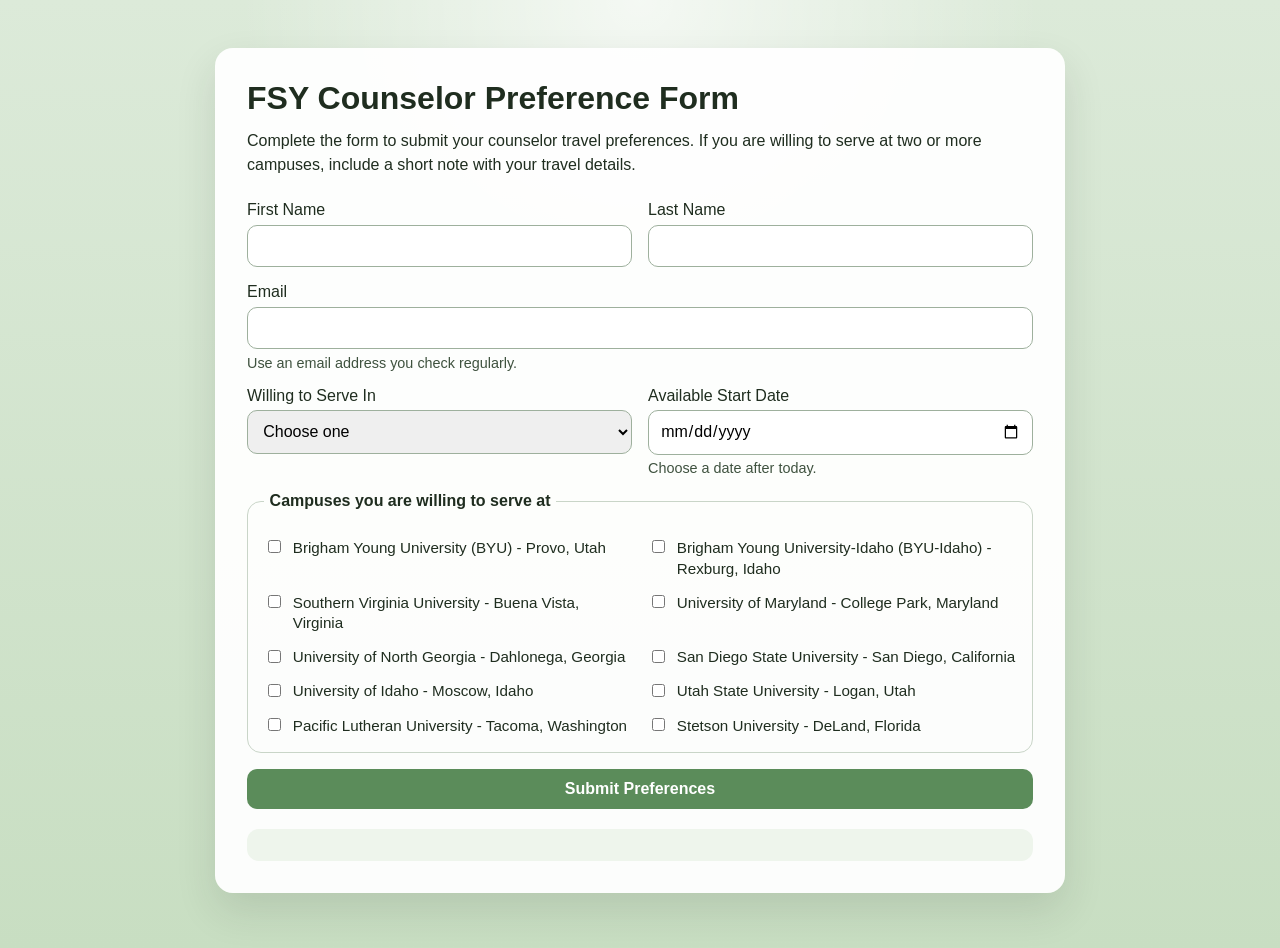
<file: docs/index.html>
<!DOCTYPE html>
<html lang="en">
  <head>
    <meta charset="UTF-8">
    <meta http-equiv="refresh" content="0; url=ponder/form.html">
    <meta name="viewport" content="width=device-width, initial-scale=1.0">
    <title>Redirecting to Form</title>
    <link rel="canonical" href="ponder/form.html">
  </head>
  <body>
    <p>Redirecting to the ponder form. If you are not redirected, <a href="ponder/form.html">open the form page</a>.</p>
  </body>
</html>
</file>
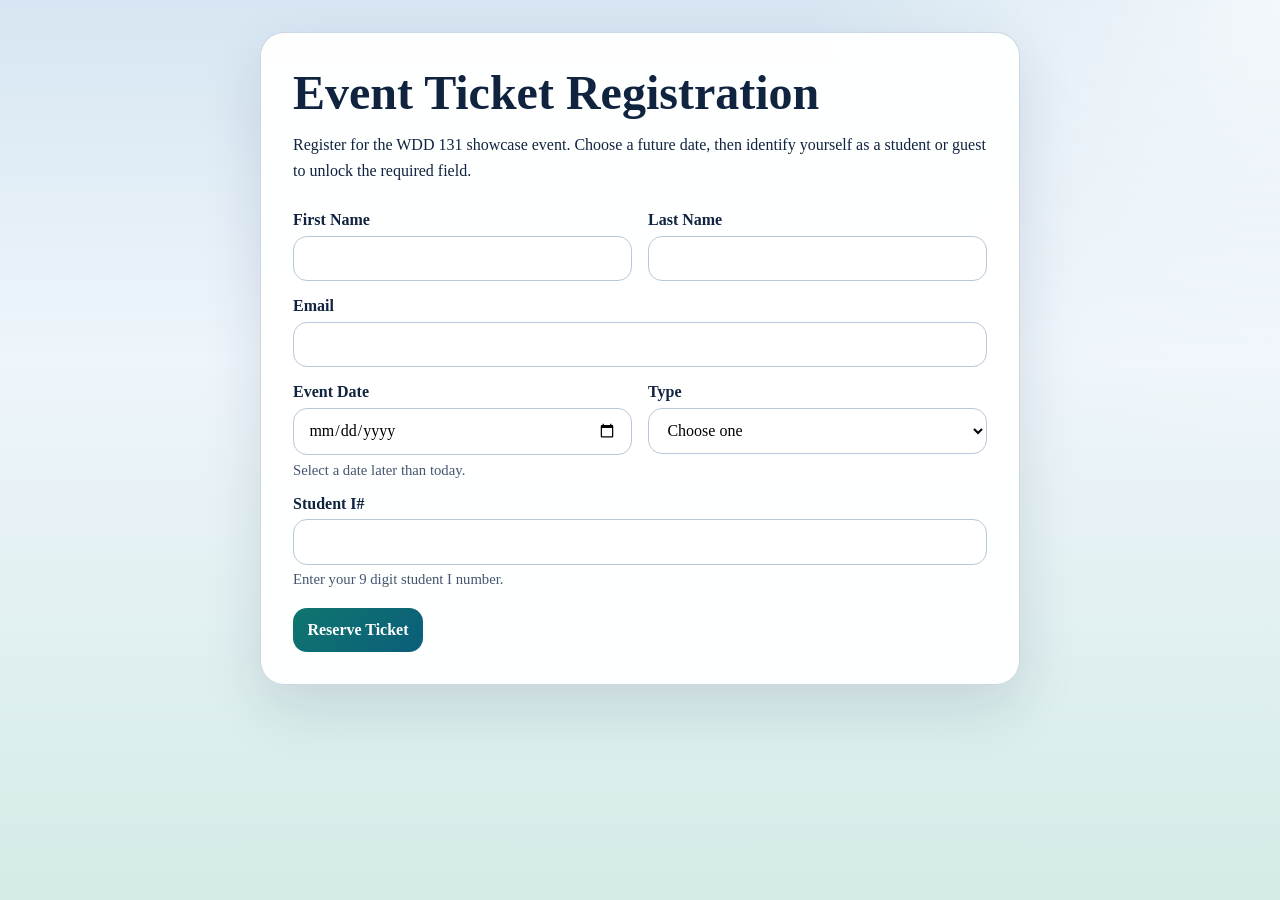
<file: eventform/index.html>
<!DOCTYPE html>
<html lang="en">
  <head>
    <meta charset="UTF-8">
    <meta name="viewport" content="width=device-width, initial-scale=1.0">
    <title>Event Ticket Form</title>
    <meta
      name="description"
      content="Event ticket registration form with conditional student and guest validation."
    >
    <meta name="author" content="Garrett Christensen">
    <link rel="icon" type="image/svg+xml" href="favicon.svg">
    <link rel="stylesheet" href="styles.css">
    <script src="eventform.js" defer></script>
  </head>
  <body>
    <main class="page">
      <section class="card">
        <h1>Event Ticket Registration</h1>
        <p class="intro">
          Register for the WDD 131 showcase event. Choose a future date, then
          identify yourself as a student or guest to unlock the required field.
        </p>

        <form id="eventForm" novalidate>
          <div class="field-grid">
            <div class="field">
              <label for="firstName">First Name</label>
              <input id="firstName" name="firstName" type="text" autocomplete="given-name" required>
            </div>

            <div class="field">
              <label for="lastName">Last Name</label>
              <input id="lastName" name="lastName" type="text" autocomplete="family-name" required>
            </div>

            <div class="field field-full">
              <label for="email">Email</label>
              <input id="email" name="email" type="email" autocomplete="email" required>
            </div>

            <div class="field">
              <label for="eventDate">Event Date</label>
              <input id="eventDate" name="eventDate" type="date" required>
              <p class="helper">Select a date later than today.</p>
            </div>

            <div class="field">
              <label for="attendeeType">Type</label>
              <select id="attendeeType" name="attendeeType" aria-controls="typeDetails" required>
                <option value="">Choose one</option>
                <option value="student">Student</option>
                <option value="guest">Guest</option>
              </select>
            </div>

            <div id="typeDetails" class="field field-full" hidden>
              <label for="typeInput" id="typeLabel">Student I#</label>
              <input id="typeInput" name="typeInput" type="text" inputmode="numeric">
              <p id="typeHelper" class="helper">Enter your 9 digit student I number.</p>
            </div>
          </div>

          <button type="submit">Reserve Ticket</button>
        </form>

        <section id="messages" class="messages" aria-live="polite" tabindex="-1"></section>
        <section id="ticket" class="ticket" aria-live="polite"></section>
      </section>
    </main>
  </body>
</html>
</file>
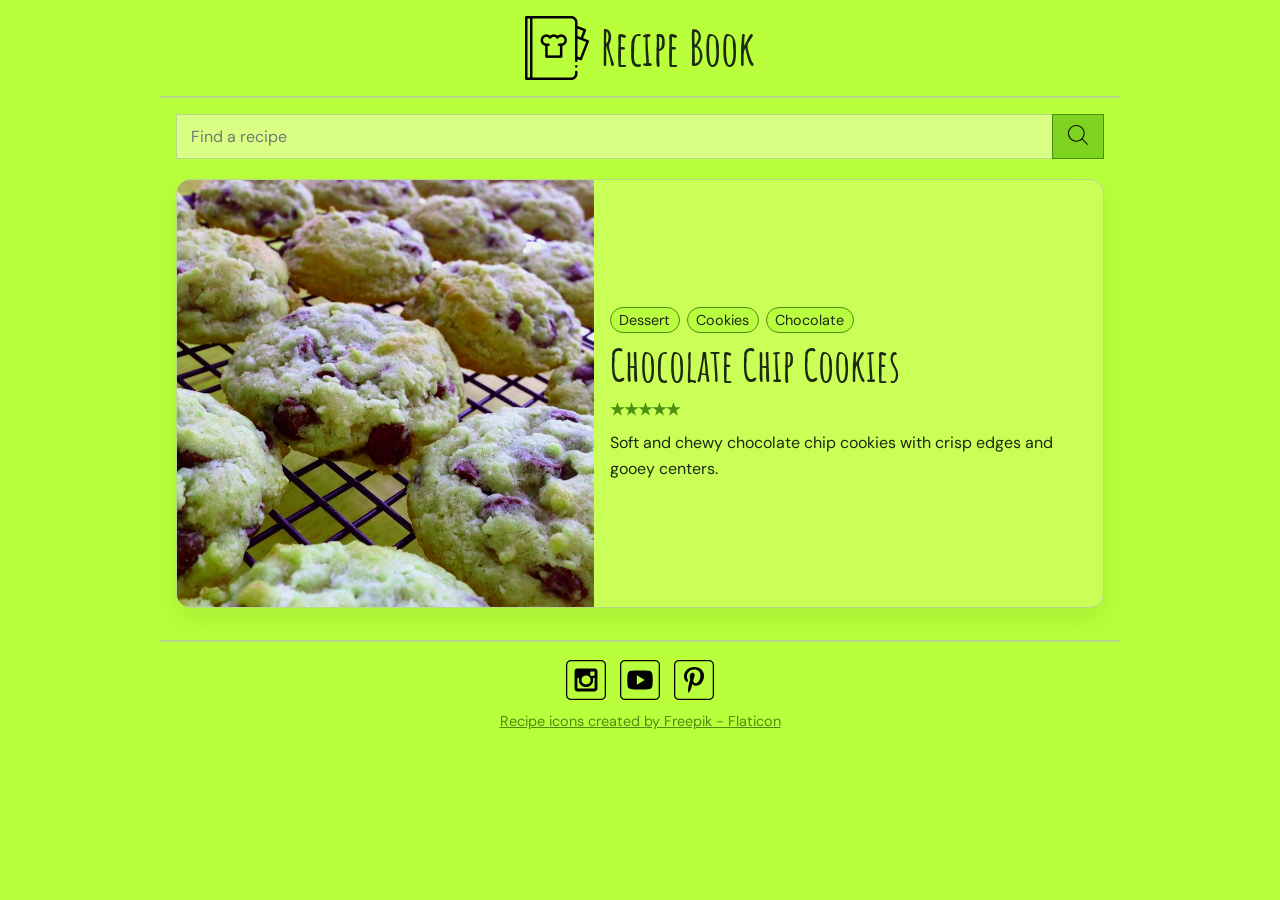
<file: docs/recipes/index.html>
<!DOCTYPE html>
<html lang="en">
<head>
  <meta charset="UTF-8">
  <meta name="viewport" content="width=device-width, initial-scale=1.0">
  <title>Recipe Book</title>
  <meta name="description" content="Browse and search a recipe collection.">

  <!-- Open Graph (Facebook, LinkedIn, etc.) -->
  <meta property="og:type" content="website">
  <meta property="og:title" content="Recipe Book">
  <meta property="og:description" content="Browse and search a recipe collection.">
  <meta property="og:url" content="https://vekhunter.github.io/wdd131/recipes/">
  <meta property="og:image" content="images/apple-crisp.jpg">

  <!-- X Card -->
  <meta name="twitter:card" content="summary_large_image">
  <meta name="twitter:title" content="Recipe Book">
  <meta name="twitter:description" content="Browse and search a recipe collection.">
  <meta name="twitter:image" content="images/apple-crisp.jpg">

  <link rel="icon" href="images/recipe-book.png">
  <link rel="apple-touch-icon" href="images/apple-touch-icon.png">

  <link rel="preconnect" href="https://fonts.googleapis.com">
  <link rel="preconnect" href="https://fonts.gstatic.com" crossorigin>
  <link href="https://fonts.googleapis.com/css2?family=Amatic+SC:wght@700&family=DM+Sans:wght@400;500;700&display=swap" rel="stylesheet">
  <link rel="stylesheet" href="styles.css?v=2">
</head>
<body>
  <header class="site-header">
    <div class="logo-row">
      <img src="images/recipe-book.png" alt="Recipe book logo" class="site-logo" width="64" height="64">
      <h1>Recipe Book</h1>
    </div>
  </header>

  <main>
    <form class="search" action="#" method="get" role="search" id="searchForm">
      <label for="recipeSearch" class="visually-hidden">Search recipes</label>
      <input id="recipeSearch" name="q" type="search" placeholder="Find a recipe" aria-label="Find a recipe">
      <button type="submit" aria-label="Search">
        <img src="images/search.svg" alt="" width="20" height="20">
      </button>
    </form>

    <div id="recipeList" class="recipe-list" aria-live="polite"></div>
  </main>

  <footer>
    <div class="social">
      <!-- Social media icons provided under CC from https://www.iconfinder.com/AlfredoCreates -->
      <a href="#" aria-label="Instagram"><img src="images/instagram_icon.svg" alt="Instagram icon" width="40" height="40"></a>
      <a href="#" aria-label="YouTube"><img src="images/youtube_icon.svg" alt="YouTube icon" width="40" height="40"></a>
      <a href="#" aria-label="Pinterest"><img src="images/pinterest_icon.svg" alt="Pinterest icon" width="40" height="40"></a>
    </div>
    <a href="https://www.flaticon.com/free-icons/recipe" title="recipe icons">Recipe icons created by Freepik - Flaticon</a>
  </footer>
  <script src="script.js"></script>
</body>
</html>
</file>
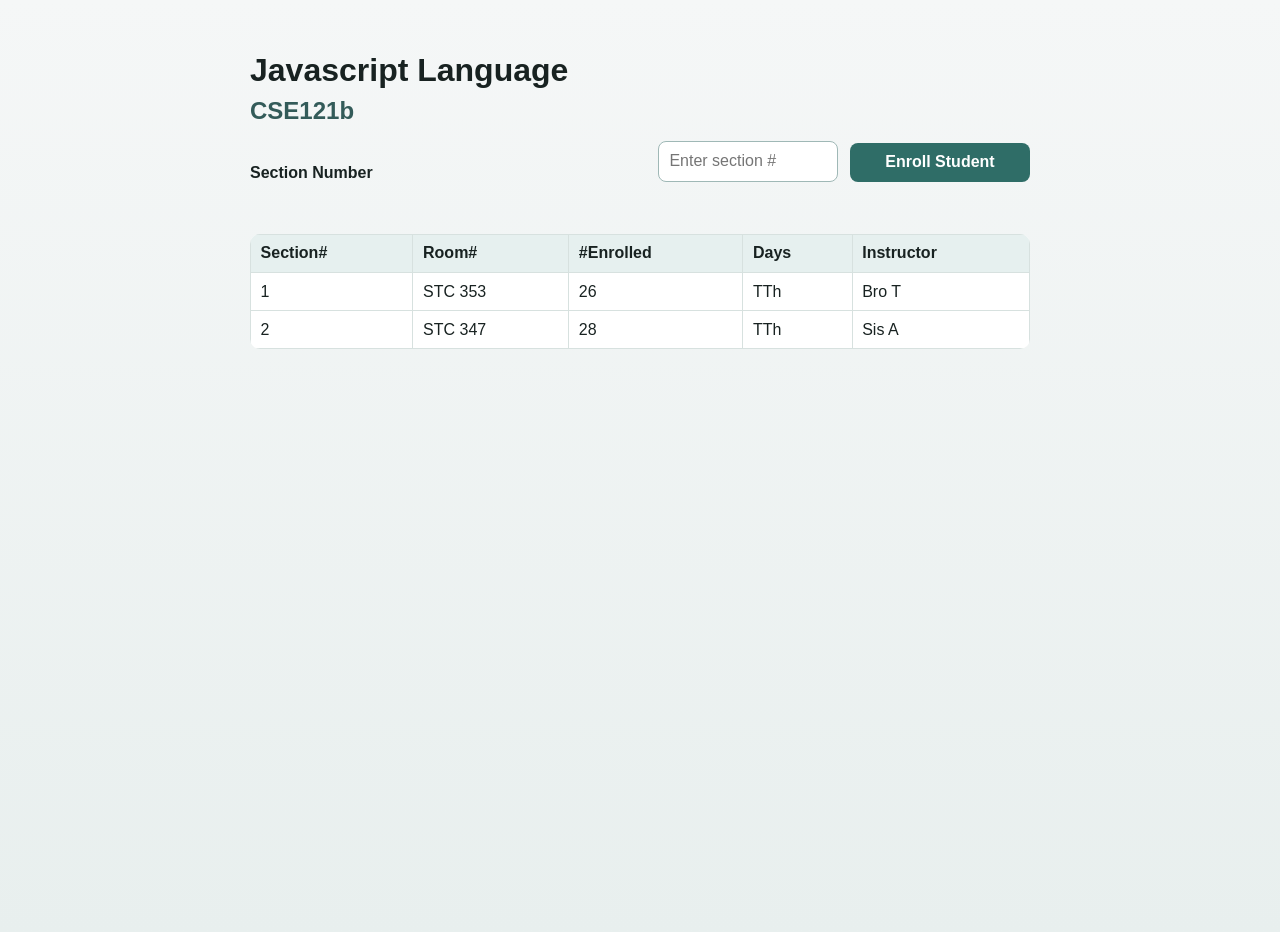
<file: ponder/courses.html>
<!DOCTYPE html>
<html lang="en">
  <head>
    <meta charset="UTF-8">
    <meta name="viewport" content="width=device-width, initial-scale=1.0">
    <title>WDD 131 Ponder - Objects</title>
    <meta name="description" content="Week 8 ponder assignment for JavaScript objects and methods.">
    <meta name="author" content="Garrett Christensen">
    <link rel="icon" type="image/svg+xml" href="favicon.svg">
    <link rel="stylesheet" href="courses.css">
    <script src="courses.js" defer></script>
  </head>
  <body>
    <main class="wrapper">
      <h1 id="courseName"></h1>
      <h2 id="courseCode"></h2>

      <div class="enroll-controls">
        <label for="sectionNumber">Section Number</label>
        <input id="sectionNumber" type="number" min="1" step="1" placeholder="Enter section #">
        <button id="enrollStudent" type="button">Enroll Student</button>
      </div>
      <p id="enrollStatus" aria-live="polite"></p>

      <table>
        <thead>
          <tr>
            <th>Section#</th>
            <th>Room#</th>
            <th>#Enrolled</th>
            <th>Days</th>
            <th>Instructor</th>
          </tr>
        </thead>
        <tbody id="sections"></tbody>
      </table>
    </main>
  </body>
</html>
</file>
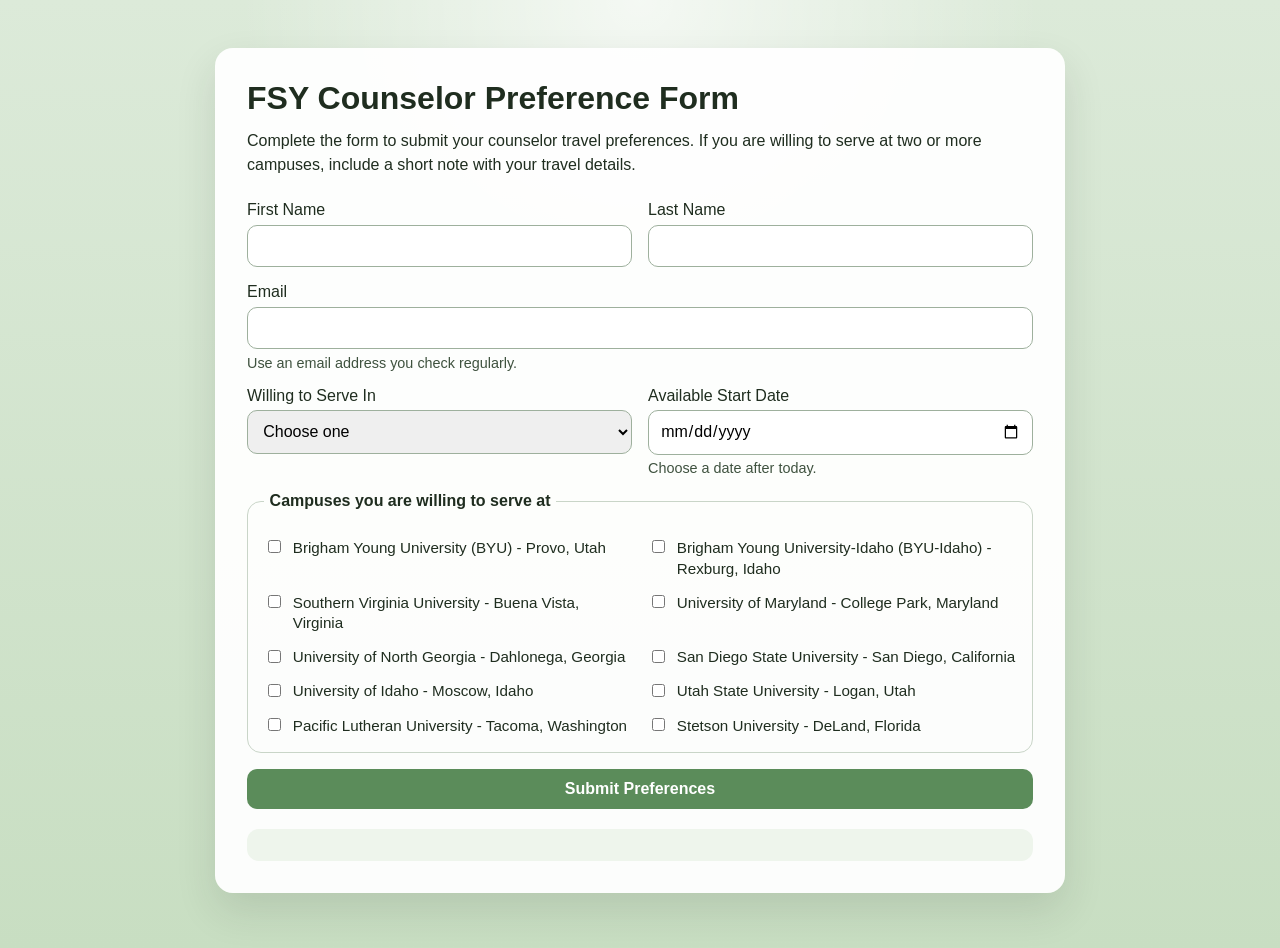
<file: ponder/form.html>
<!DOCTYPE html>
<html lang="en">
  <head>
    <meta charset="UTF-8">
    <meta name="viewport" content="width=device-width, initial-scale=1.0">
    <title>FSY Counselor Preference Form</title>
    <meta
      name="description"
      content="Week 7 ponder form with conditional inputs, validation, and favicon support."
    >
    <meta name="author" content="Garrett Christensen">
    <link rel="icon" type="image/svg+xml" href="favicon.svg">
    <link rel="stylesheet" href="form.css">
    <script src="form.js" defer></script>
  </head>
  <body>
    <main class="wrapper">
      <h1>FSY Counselor Preference Form</h1>
      <p class="intro">
        Complete the form to submit your counselor travel preferences. If you are
        willing to serve at two or more campuses, include a short note with your
        travel details.
      </p>

      <form id="fsyForm" novalidate>
        <div class="field">
          <label for="firstName">First Name</label>
          <input id="firstName" name="firstName" type="text" required>
        </div>

        <div class="field">
          <label for="lastName">Last Name</label>
          <input id="lastName" name="lastName" type="text" required>
        </div>

        <div class="field full">
          <label for="email">Email</label>
          <input id="email" name="email" type="email" autocomplete="email" required>
          <p class="helper">Use an email address you check regularly.</p>
        </div>

        <div class="field">
          <label for="travelRange">Willing to Serve In</label>
          <select id="travelRange" name="travelRange" aria-controls="notesContainer" required>
            <option value="">Choose one</option>
            <option value="one">One campus</option>
            <option value="many">Two or more campuses</option>
          </select>
        </div>

        <div class="field">
          <label for="availableDate">Available Start Date</label>
          <input id="availableDate" name="availableDate" type="date" required>
          <p class="helper">Choose a date after today.</p>
        </div>

        <fieldset class="full campus-group">
          <legend>Campuses you are willing to serve at</legend>
          <div class="campus-grid">
            <label><input type="checkbox" name="campus" value="BYU - Provo, Utah"> Brigham Young University (BYU) - Provo, Utah</label>
            <label><input type="checkbox" name="campus" value="BYU-Idaho - Rexburg, Idaho"> Brigham Young University-Idaho (BYU-Idaho) - Rexburg, Idaho</label>
            <label><input type="checkbox" name="campus" value="Southern Virginia University - Buena Vista, Virginia"> Southern Virginia University - Buena Vista, Virginia</label>
            <label><input type="checkbox" name="campus" value="University of Maryland - College Park, Maryland"> University of Maryland - College Park, Maryland</label>
            <label><input type="checkbox" name="campus" value="University of North Georgia - Dahlonega, Georgia"> University of North Georgia - Dahlonega, Georgia</label>
            <label><input type="checkbox" name="campus" value="San Diego State University - San Diego, California"> San Diego State University - San Diego, California</label>
            <label><input type="checkbox" name="campus" value="University of Idaho - Moscow, Idaho"> University of Idaho - Moscow, Idaho</label>
            <label><input type="checkbox" name="campus" value="Utah State University - Logan, Utah"> Utah State University - Logan, Utah</label>
            <label><input type="checkbox" name="campus" value="Pacific Lutheran University - Tacoma, Washington"> Pacific Lutheran University - Tacoma, Washington</label>
            <label><input type="checkbox" name="campus" value="Stetson University - DeLand, Florida"> Stetson University - DeLand, Florida</label>
          </div>
        </fieldset>

        <div id="notesContainer" class="field full" hidden>
          <label for="notes">Travel Notes</label>
          <p class="helper">Briefly explain your travel flexibility or limits.</p>
          <input id="notes" name="notes" type="text">
        </div>

        <button class="full" type="submit">Submit Preferences</button>
      </form>

      <section id="output" aria-live="polite" tabindex="-1"></section>
    </main>
  </body>
</html>
</file>
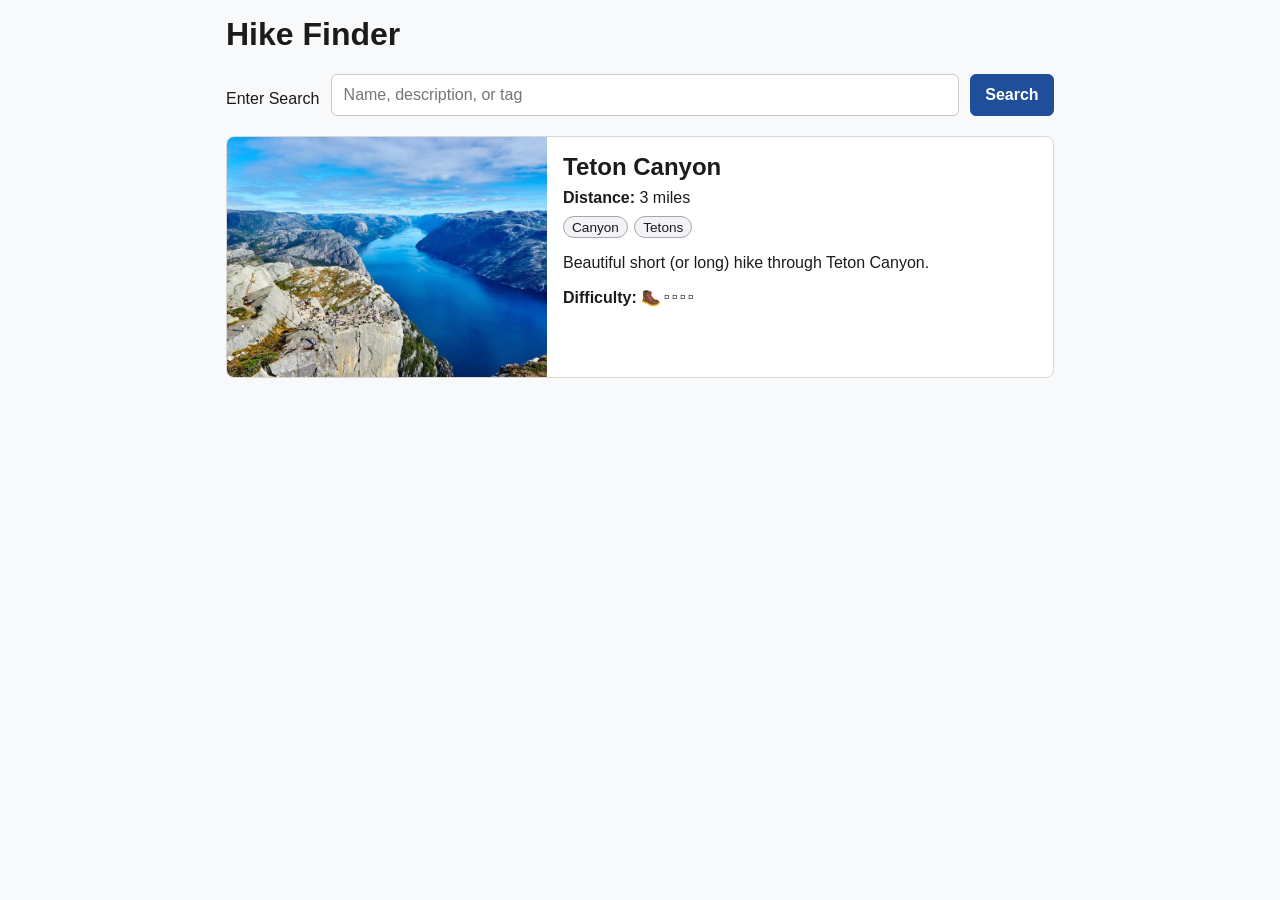
<file: docs/ponder/sortfilter.html>
<!DOCTYPE html>
<html lang="en">
  <head>
    <meta charset="UTF-8">
    <meta name="viewport" content="width=device-width, initial-scale=1.0">
    <title>WDD 131 Ponder - Sorting and Filtering</title>
    <meta name="description" content="Week 10 ponder assignment for sorting and filtering hikes.">
    <meta name="author" content="Garrett Christensen">
    <link rel="icon" type="image/svg+xml" href="favicon.svg">
    <link rel="stylesheet" href="sortfilter.css">
    <script src="sortfilter.js" defer></script>
  </head>
  <body>
    <main class="wrapper">
      <h1>Hike Finder</h1>

      <div class="search-row">
        <label for="search">Enter Search</label>
        <input id="search" type="text" placeholder="Name, description, or tag">
        <button id="searchButton" type="button">Search</button>
      </div>

      <div id="hike-container" aria-live="polite"></div>
    </main>
  </body>
</html>
</file>
<file: eventform/styles.css>
* {
  box-sizing: border-box;
}

:root {
  --ink: #10233f;
  --accent: #0f766e;
  --accent-dark: #115e59;
  --surface: rgba(255, 255, 255, 0.96);
  --line: #b8c7d9;
  --error-bg: #fbe4e6;
  --error-text: #8a1c2c;
  --success-bg: #e5f7ef;
  --success-text: #13663f;
}

body {
  margin: 0;
  min-height: 100vh;
  font-family: Georgia, "Times New Roman", serif;
  color: var(--ink);
  background:
    radial-gradient(circle at top right, rgba(255, 255, 255, 0.7), transparent 30%),
    linear-gradient(180deg, #d6e6f2 0%, #eef5fb 40%, #d4ebe7 100%);
}

.page {
  padding: 2rem 1rem 3rem;
}

.card {
  max-width: 760px;
  margin: 0 auto;
  padding: 2rem;
  background: var(--surface);
  border: 1px solid rgba(184, 199, 217, 0.7);
  border-radius: 24px;
  box-shadow: 0 24px 60px rgba(16, 35, 63, 0.12);
}

h1 {
  margin: 0;
  font-size: clamp(2rem, 4vw, 3rem);
}

.intro {
  margin: 0.75rem 0 1.75rem;
  line-height: 1.6;
}

.field-grid {
  display: grid;
  grid-template-columns: repeat(2, minmax(0, 1fr));
  gap: 1rem;
}

.field {
  display: flex;
  flex-direction: column;
  gap: 0.4rem;
}

.field-full {
  grid-column: 1 / -1;
}

label {
  font-weight: 700;
}

input,
select,
button {
  font: inherit;
  padding: 0.8rem 0.9rem;
  border: 1px solid var(--line);
  border-radius: 14px;
  background: #fff;
}

input:focus,
select:focus,
button:focus-visible,
.messages:focus {
  outline: 3px solid rgba(15, 118, 110, 0.35);
  outline-offset: 2px;
}

.helper {
  margin: 0;
  color: #44556f;
  font-size: 0.92rem;
}

button {
  margin-top: 1.25rem;
  border: none;
  color: #fff;
  background: linear-gradient(135deg, var(--accent) 0%, #0b5e7a 100%);
  font-weight: 700;
  cursor: pointer;
  transition: transform 0.2s ease, filter 0.2s ease;
}

button:hover,
button:focus-visible {
  transform: translateY(-1px);
  filter: brightness(1.05);
}

.messages,
.ticket {
  min-height: 1.5rem;
  margin-top: 1.25rem;
  padding: 1rem;
  border-radius: 18px;
}

.messages:empty,
.ticket:empty {
  display: none;
}

.messages.error {
  background: var(--error-bg);
  color: var(--error-text);
}

.ticket.success {
  background: var(--success-bg);
  color: var(--success-text);
}

.ticket h2,
.messages h2 {
  margin-top: 0;
}

.ticket p,
.messages p {
  margin: 0.35rem 0;
}

@media (max-width: 640px) {
  .card {
    padding: 1.5rem;
    border-radius: 20px;
  }

  .field-grid {
    grid-template-columns: 1fr;
  }

  .field-full {
    grid-column: auto;
  }
}
</file>
<file: docs/recipes/styles.css>
:root {
  --page-max: 960px;
  --accent: #7ed321;
  --accent-dark: #4c8f0f;
  --surface: #caff57;
  --text: #1b2a10;
  --border: #b8d88d;
}

* {
  box-sizing: border-box;
}

html,
body {
  margin: 0;
  font-family: "DM Sans", Arial, sans-serif;
  color: var(--text);
  background: #b9ff3b;
}

.site-header,
main,
footer {
  width: min(100%, var(--page-max));
  margin: 0 auto;
  padding: 0 1rem;
}

.site-header {
  border-bottom: 2px solid var(--border);
  margin-bottom: 1rem;
}

.logo-row {
  display: flex;
  align-items: center;
  justify-content: center;
  gap: 0.75rem;
  padding: 1rem 0;
}

.site-logo {
  display: block;
}

h1,
h2 {
  font-family: "Amatic SC", cursive;
  margin: 0;
  line-height: 1;
}

h1 {
  font-size: clamp(2.1rem, 5vw, 3rem);
}

main {
  display: flex;
  flex-direction: column;
  gap: 1.25rem;
}

.recipe-list {
  display: flex;
  flex-direction: column;
  gap: 1rem;
}

.search {
  display: flex;
  gap: 0;
}

.search input {
  flex: 1;
  min-height: 44px;
  border: 1px solid var(--border);
  border-right: 0;
  background: #d9ff85;
  padding: 0.7rem 0.9rem;
  font: inherit;
}

.search button {
  min-width: 52px;
  border: 1px solid var(--accent-dark);
  background: var(--accent);
  cursor: pointer;
}

.recipe-card {
  border: 1px solid var(--border);
  border-radius: 14px;
  background: var(--surface);
  box-shadow: 0 12px 24px rgba(76, 143, 15, 0.14);
  display: flex;
  flex-direction: column;
  overflow: hidden;
}

.recipe-image {
  width: 100%;
  display: block;
  object-fit: cover;
  filter: hue-rotate(38deg) saturate(1.45) brightness(0.95);
}

.recipe-content {
  display: flex;
  flex-direction: column;
  gap: 0.65rem;
  padding: 1rem;
}

.tags {
  display: flex;
  flex-wrap: wrap;
  gap: 0.4rem;
}

.tag {
  align-self: flex-start;
  border: 1px solid var(--accent-dark);
  border-radius: 999px;
  background: #bafc40;
  padding: 0.2rem 0.55rem;
  margin: 0;
  font-size: 0.9rem;
}

h2 {
  font-size: clamp(1.9rem, 5vw, 2.8rem);
}

.rating {
  display: inline-flex;
  gap: 0.2rem;
  color: var(--accent-dark);
  font-weight: 700;
}

.description {
  margin: 0;
  line-height: 1.6;
}

.empty-message {
  border: 1px dashed var(--border);
  border-radius: 10px;
  background: #c7ff59;
  padding: 1rem;
  margin: 0;
}

footer {
  border-top: 2px solid var(--border);
  margin-top: 2rem;
  padding-top: 1.1rem;
  padding-bottom: 1.5rem;
  display: flex;
  flex-direction: column;
  align-items: center;
  gap: 0.75rem;
  text-align: center;
  font-size: 0.9rem;
}

.social {
  display: flex;
  gap: 0.85rem;
}

.social img {
  display: block;
  width: 40px;
  height: 40px;
  filter: hue-rotate(38deg) saturate(1.4) brightness(0.92);
}

.search button img,
.site-logo {
  filter: hue-rotate(38deg) saturate(1.4) brightness(0.92);
}

footer a {
  color: var(--accent-dark);
}

.visually-hidden {
  position: absolute;
  width: 1px;
  height: 1px;
  margin: -1px;
  border: 0;
  padding: 0;
  clip: rect(0 0 0 0);
  overflow: hidden;
}

@media (min-width: 700px) {
  .recipe-card {
    flex-direction: row;
  }

  .recipe-image {
    width: 45%;
    min-height: 100%;
  }

  .recipe-content {
    width: 55%;
    justify-content: center;
  }
}

@media (max-width: 699px) {
  .description {
    display: none;
  }
}
</file>
<file: ponder/courses.css>
* {
  box-sizing: border-box;
}

body {
  margin: 0;
  min-height: 100vh;
  font-family: Arial, sans-serif;
  background: linear-gradient(180deg, #f5f7f7 0%, #e8efee 100%);
  color: #182221;
}

.wrapper {
  max-width: 820px;
  margin: 2rem auto;
  padding: 1.25rem;
}

h1,
h2 {
  margin: 0 0 0.5rem;
}

h2 {
  color: #335b59;
  margin-bottom: 1rem;
}

.enroll-controls {
  display: grid;
  grid-template-columns: 1fr 180px 180px;
  gap: 0.75rem;
  align-items: end;
  margin-bottom: 1rem;
}

#enrollStatus {
  min-height: 1.25rem;
  margin: 0 0 1rem;
  font-weight: 600;
}

#enrollStatus.success {
  color: #1f5f2f;
}

#enrollStatus.error {
  color: #8a1f1f;
}

label {
  font-weight: 700;
}

input,
button {
  font: inherit;
  padding: 0.65rem;
  border: 1px solid #9fb8b6;
  border-radius: 8px;
}

button {
  background: #2f6d67;
  border: none;
  color: #ffffff;
  font-weight: 700;
  cursor: pointer;
}

button:hover,
button:focus-visible {
  background: #255851;
}

table {
  width: 100%;
  border-collapse: collapse;
  background: #ffffff;
  border-radius: 10px;
  overflow: hidden;
}

th,
td {
  border: 1px solid #d7e1df;
  padding: 0.6rem;
  text-align: left;
}

th {
  background: #e6f0ef;
}

@media (max-width: 700px) {
  .enroll-controls {
    grid-template-columns: 1fr;
  }
}
</file>
<file: ponder/form.css>
* {
  box-sizing: border-box;
}

body {
  margin: 0;
  min-height: 100vh;
  font-family: Arial, sans-serif;
  background:
    radial-gradient(circle at top, rgba(255, 255, 255, 0.7), transparent 35%),
    linear-gradient(180deg, #dcead9 0%, #c8dec2 100%);
  color: #1f2d1f;
}

.wrapper {
  max-width: 850px;
  margin: 3rem auto;
  padding: 2rem;
  background: rgba(255, 255, 255, 0.95);
  border-radius: 18px;
  box-shadow: 0 18px 40px rgba(31, 45, 31, 0.12);
}

h1 {
  margin: 0;
}

.intro {
  margin: 0.75rem 0 1.5rem;
  line-height: 1.5;
}

form {
  display: grid;
  grid-template-columns: 1fr 1fr;
  gap: 1rem;
}

.field {
  display: flex;
  flex-direction: column;
  gap: 0.35rem;
}

.helper {
  margin: 0;
  color: #3f523f;
  font-size: 0.9rem;
}

.full {
  grid-column: 1 / 3;
}

input,
select,
button {
  padding: 0.7rem;
  font: inherit;
  border-radius: 10px;
  border: 1px solid #9eb09d;
}

input:focus,
select:focus {
  outline: 2px solid #5b8c5a;
  outline-offset: 2px;
}

button {
  border: none;
  background: #5b8c5a;
  color: #fff;
  font-weight: 700;
  cursor: pointer;
  transition: background 0.2s ease, transform 0.2s ease;
}

button:hover,
button:focus-visible {
  background: #4a7649;
  transform: translateY(-1px);
}

.campus-group {
  margin: 0;
  border: 1px solid #c9d5c8;
  border-radius: 14px;
  padding: 1rem;
}

.campus-group legend {
  padding: 0 0.35rem;
  font-weight: 700;
}

.campus-grid {
  display: grid;
  grid-template-columns: 1fr 1fr;
  gap: 0.85rem 1rem;
  margin-top: 0.75rem;
}

.campus-grid label {
  display: flex;
  gap: 0.55rem;
  align-items: flex-start;
  line-height: 1.35;
  font-size: 0.95rem;
}

.campus-grid input {
  margin-top: 0.15rem;
}

#notesContainer[hidden] {
  display: none;
}

#output {
  min-height: 1.5rem;
  margin-top: 1.25rem;
  padding: 1rem;
  border-radius: 12px;
  background: #eef5ec;
}

#output:focus {
  outline: 2px solid #5b8c5a;
  outline-offset: 2px;
}

#output.error {
  color: #8a1f1f;
  background: #f8e7e7;
}

#output.success {
  color: #1f5120;
}

#output h2 {
  margin-top: 0;
}

@media (max-width: 700px) {
  .wrapper {
    margin: 1rem;
    padding: 1.25rem;
  }

  form {
    grid-template-columns: 1fr;
  }

  .full {
    grid-column: auto;
  }

  .campus-grid {
    grid-template-columns: 1fr;
  }
}
</file>
<file: docs/ponder/sortfilter.css>
* {
  box-sizing: border-box;
}

body {
  margin: 0;
  font-family: Arial, sans-serif;
  color: #1b1b1b;
  background: #f8f9fb;
}

.wrapper {
  max-width: 860px;
  margin: 0 auto;
  padding: 1rem;
}

h1 {
  margin-top: 0;
}

.search-row {
  display: flex;
  flex-direction: column;
  gap: 0.6rem;
  margin-bottom: 1.25rem;
}

.search-row input,
.search-row button {
  min-height: 42px;
  font: inherit;
}

.search-row input {
  border: 1px solid #c8c8c8;
  border-radius: 6px;
  padding: 0.5rem 0.75rem;
}

.search-row button {
  border: 1px solid #1f4f9a;
  border-radius: 6px;
  background: #1f4f9a;
  color: #fff;
  font-weight: 700;
  cursor: pointer;
  padding: 0.45rem 0.9rem;
}

#hike-container {
  display: grid;
  gap: 1rem;
}

.hike-card {
  background: #fff;
  border: 1px solid #d7d7d7;
  border-radius: 8px;
  overflow: hidden;
  display: grid;
}

.hike-image {
  width: 100%;
  height: 220px;
  object-fit: cover;
  display: block;
}

.hike-content {
  padding: 1rem;
}

.hike-content h2 {
  margin: 0 0 0.5rem;
}

.hike-meta {
  margin: 0.35rem 0;
}

.hike-tags {
  display: flex;
  flex-wrap: wrap;
  gap: 0.4rem;
  margin: 0.55rem 0;
}

.hike-tag {
  border: 1px solid #a7a7a7;
  border-radius: 999px;
  padding: 0.15rem 0.5rem;
  font-size: 0.85rem;
  background: #f1f3f7;
}

.rating {
  display: inline-flex;
  gap: 0.15rem;
}

.empty-state {
  border: 1px dashed #bdbdbd;
  border-radius: 8px;
  background: #fff;
  padding: 1rem;
}

@media (min-width: 700px) {
  .search-row {
    display: grid;
    grid-template-columns: auto 1fr auto;
    align-items: end;
    column-gap: 0.7rem;
  }

  .search-row label {
    margin-bottom: 0.5rem;
  }

  .hike-card {
    grid-template-columns: 320px 1fr;
    align-items: stretch;
  }

  .hike-image {
    height: 100%;
    min-height: 240px;
  }
}
</file>
